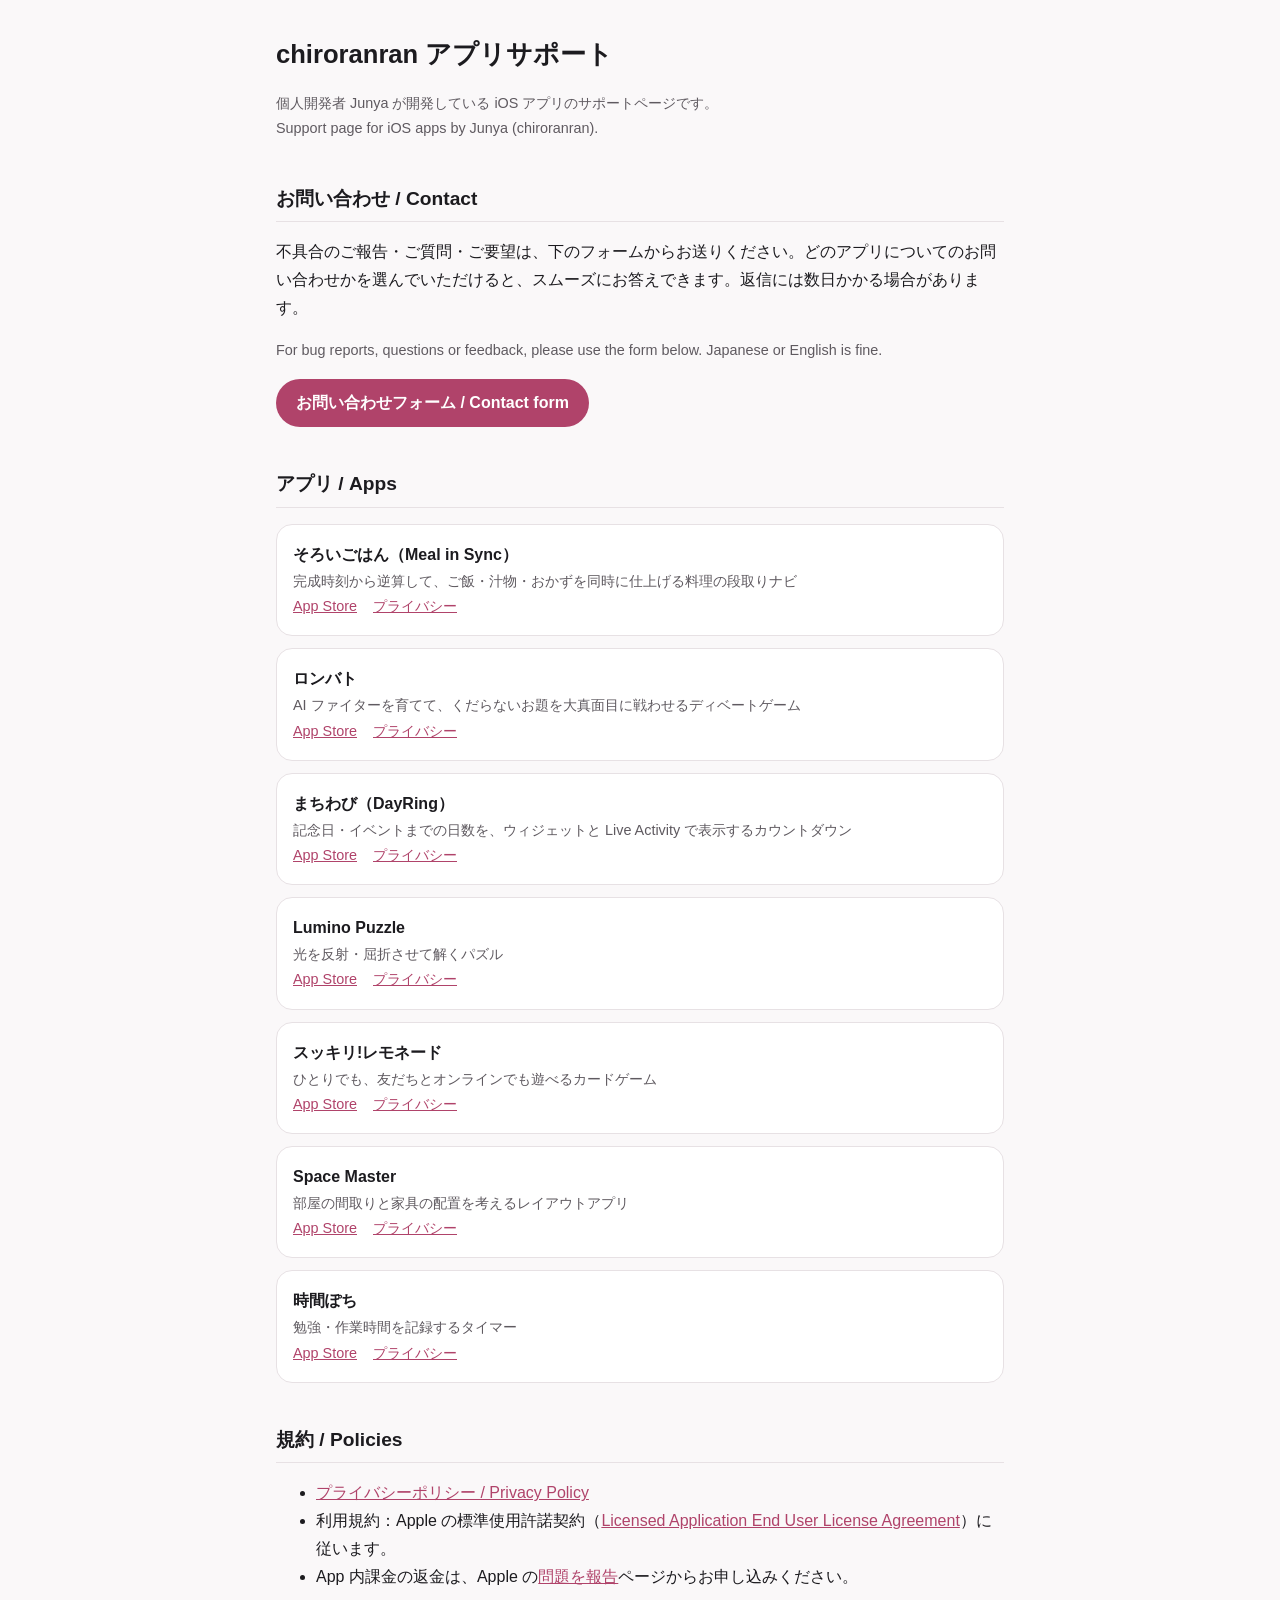
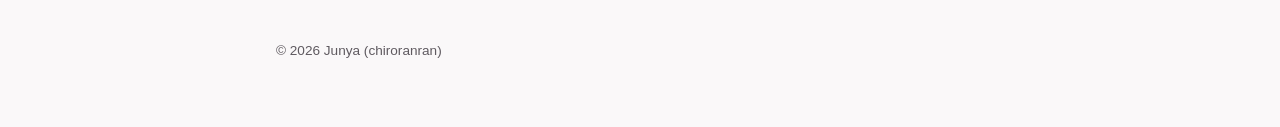
<file: index.html>
<!doctype html>
<html lang="ja">
<head>
<meta charset="utf-8">
<meta name="viewport" content="width=device-width, initial-scale=1">
<meta http-equiv="Content-Security-Policy" content="default-src 'none'; style-src 'self'; img-src 'self'; base-uri 'none'; form-action 'none'">
<meta name="referrer" content="no-referrer">
<title>chiroranran アプリサポート</title>
<meta name="description" content="chiroranran が開発する iOS アプリのサポート・お問い合わせ・プライバシーポリシー">
<link rel="stylesheet" href="/style.css">
</head>
<body>
<main>
  <header>
    <h1>chiroranran アプリサポート</h1>
    <p class="sub">個人開発者 Junya が開発している iOS アプリのサポートページです。<br>Support page for iOS apps by Junya (chiroranran).</p>
  </header>

  <h2>お問い合わせ / Contact</h2>
  <p>不具合のご報告・ご質問・ご要望は、下のフォームからお送りください。どのアプリについてのお問い合わせかを選んでいただけると、スムーズにお答えできます。返信には数日かかる場合があります。</p>
  <p class="sub">For bug reports, questions or feedback, please use the form below. Japanese or English is fine.</p>
  <p><a class="button" href="https://docs.google.com/forms/d/e/1FAIpQLSd-CJ8t8C4qO436xJB_So_ct13oH2zcX6qIfAPqjZJdZ3ylWA/viewform" rel="noopener noreferrer">お問い合わせフォーム / Contact form</a></p>

  <h2>アプリ / Apps</h2>
  <ul class="apps">
    <li>
      <div class="name">そろいごはん（Meal in Sync）</div>
      <div class="sub">完成時刻から逆算して、ご飯・汁物・おかずを同時に仕上げる料理の段取りナビ</div>
      <div class="links"><a href="https://apps.apple.com/jp/app/id6821292542" rel="noopener noreferrer">App Store</a><a href="/privacy/#sorogohan">プライバシー</a></div>
    </li>
    <li>
      <div class="name">ロンバト</div>
      <div class="sub">AI ファイターを育てて、くだらないお題を大真面目に戦わせるディベートゲーム</div>
      <div class="links"><a href="https://apps.apple.com/jp/app/id6821211607" rel="noopener noreferrer">App Store</a><a href="/privacy/#ronbato">プライバシー</a></div>
    </li>
    <li>
      <div class="name">まちわび（DayRing）</div>
      <div class="sub">記念日・イベントまでの日数を、ウィジェットと Live Activity で表示するカウントダウン</div>
      <div class="links"><a href="https://apps.apple.com/jp/app/id6820119626" rel="noopener noreferrer">App Store</a><a href="/privacy/#machiwabi">プライバシー</a></div>
    </li>
    <li>
      <div class="name">Lumino Puzzle</div>
      <div class="sub">光を反射・屈折させて解くパズル</div>
      <div class="links"><a href="https://apps.apple.com/jp/app/id6819023295" rel="noopener noreferrer">App Store</a><a href="/privacy/#lumino">プライバシー</a></div>
    </li>
    <li>
      <div class="name">スッキリ!レモネード</div>
      <div class="sub">ひとりでも、友だちとオンラインでも遊べるカードゲーム</div>
      <div class="links"><a href="https://apps.apple.com/jp/app/id6760121688" rel="noopener noreferrer">App Store</a><a href="/privacy/#lemonade">プライバシー</a></div>
    </li>
    <li>
      <div class="name">Space Master</div>
      <div class="sub">部屋の間取りと家具の配置を考えるレイアウトアプリ</div>
      <div class="links"><a href="https://apps.apple.com/jp/app/id6758099865" rel="noopener noreferrer">App Store</a><a href="/privacy/#spacemaster">プライバシー</a></div>
    </li>
    <li>
      <div class="name">時間ぽち</div>
      <div class="sub">勉強・作業時間を記録するタイマー</div>
      <div class="links"><a href="https://apps.apple.com/jp/app/id6755903645" rel="noopener noreferrer">App Store</a><a href="/privacy/#jikanpochi">プライバシー</a></div>
    </li>
  </ul>

  <h2>規約 / Policies</h2>
  <ul>
    <li><a href="/privacy/">プライバシーポリシー / Privacy Policy</a></li>
    <li>利用規約：Apple の標準使用許諾契約（<a href="https://www.apple.com/legal/internet-services/itunes/dev/stdeula/" rel="noopener noreferrer">Licensed Application End User License Agreement</a>）に従います。</li>
    <li>App 内課金の返金は、Apple の<a href="https://reportaproblem.apple.com/" rel="noopener noreferrer">問題を報告</a>ページからお申し込みください。</li>
  </ul>

  <footer>© 2026 Junya (chiroranran)</footer>
</main>
</body>
</html>
</file>
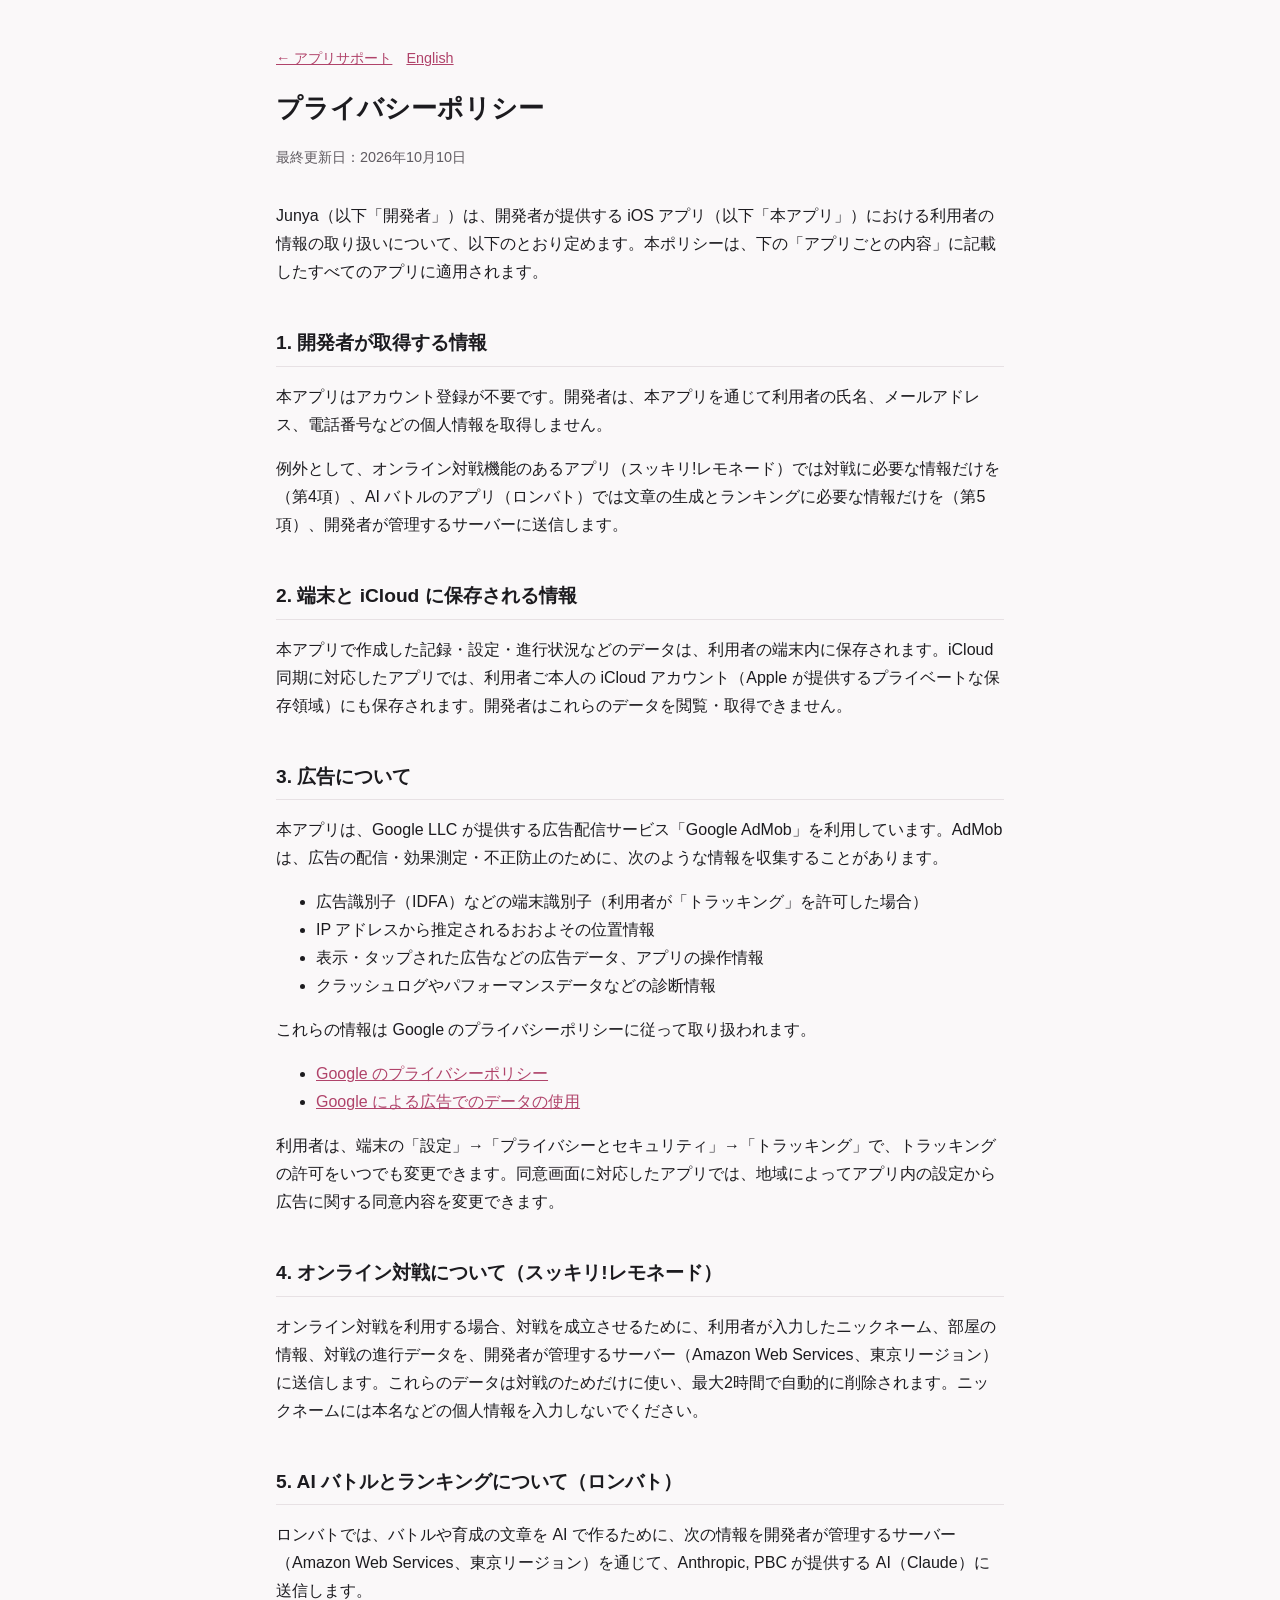
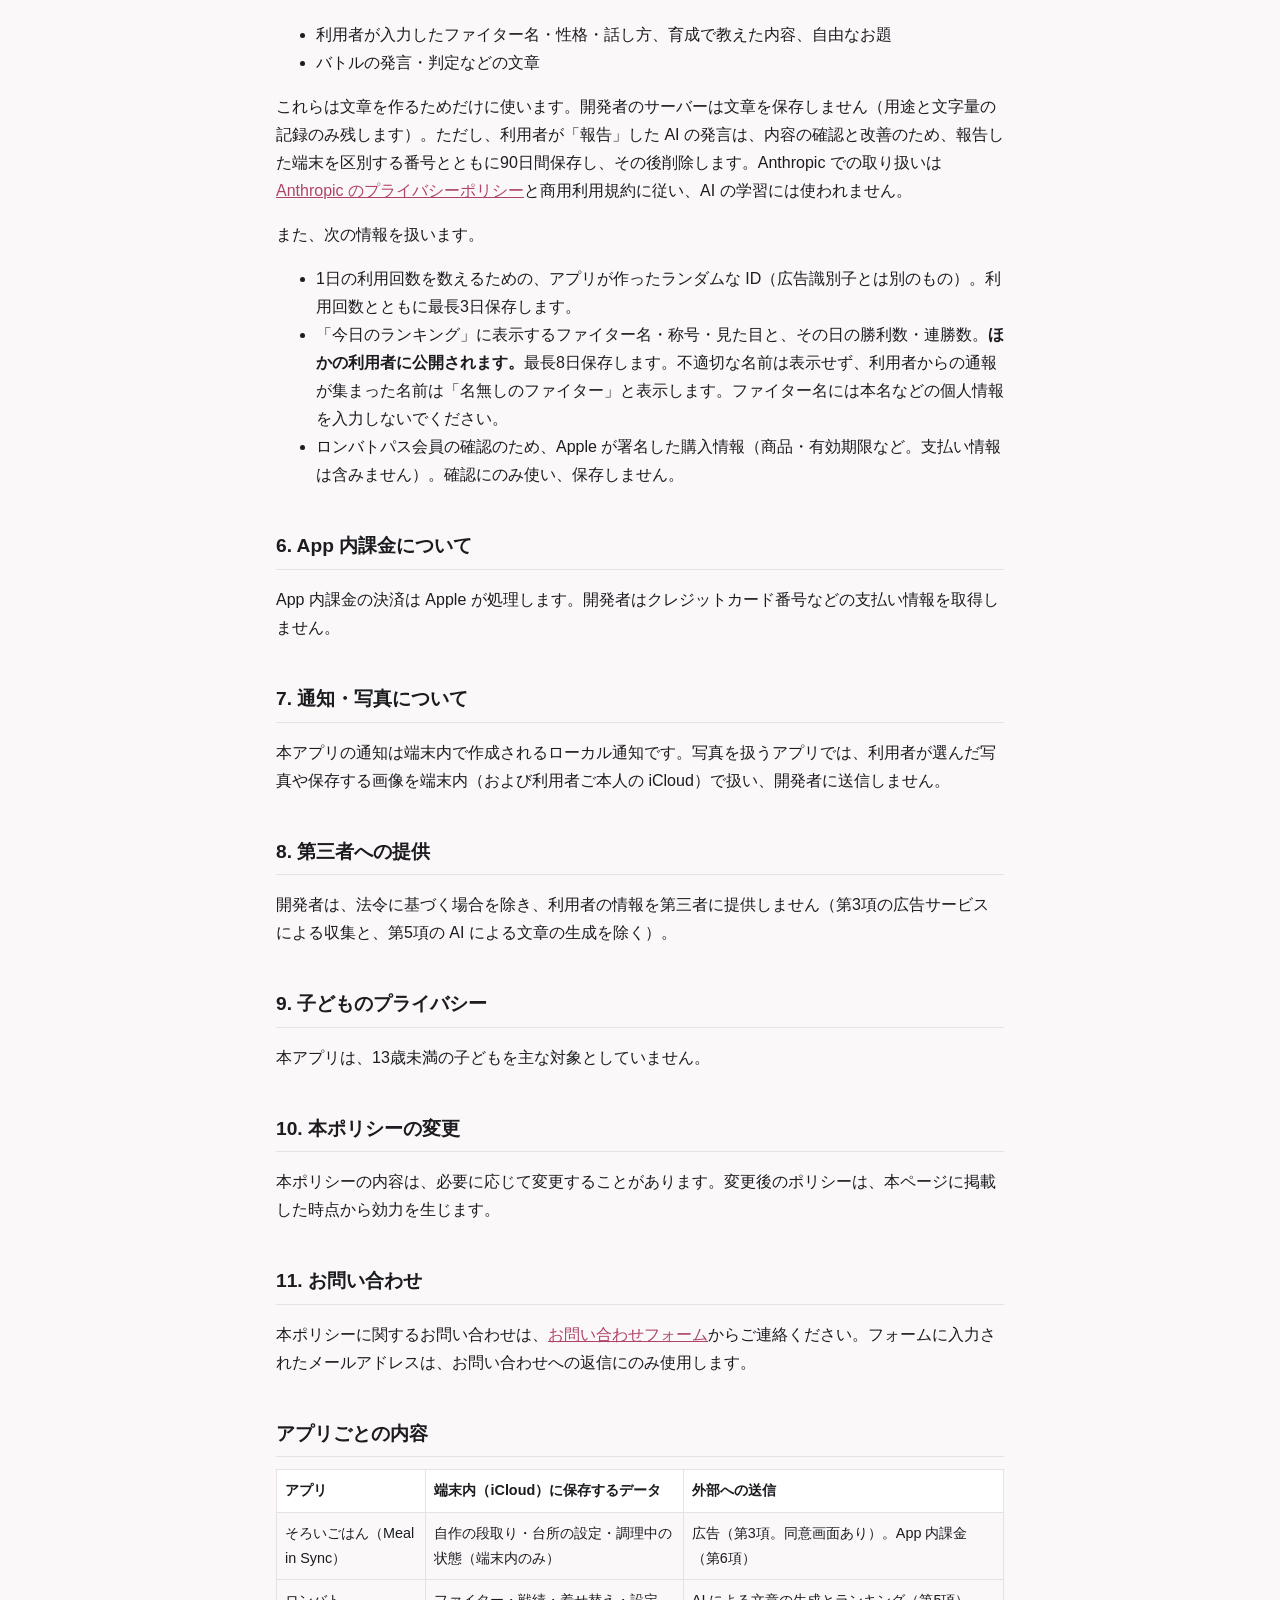
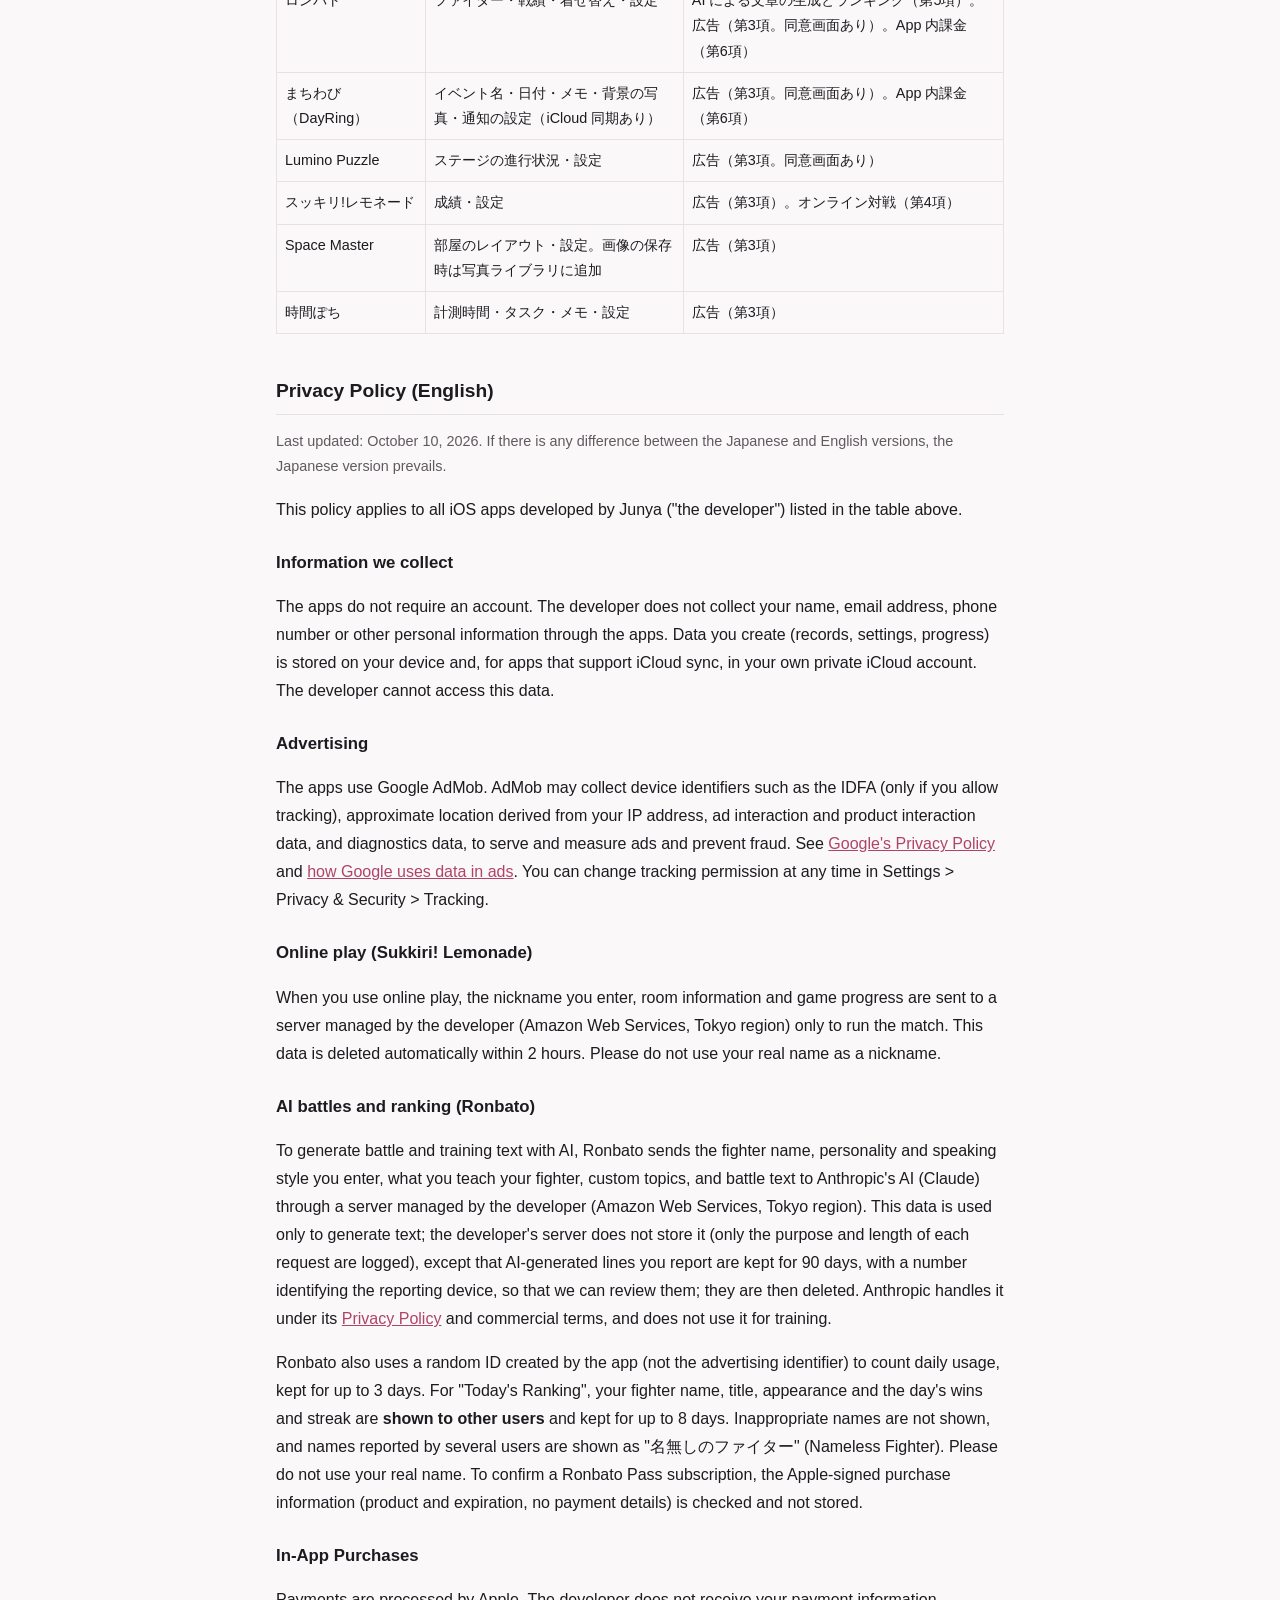
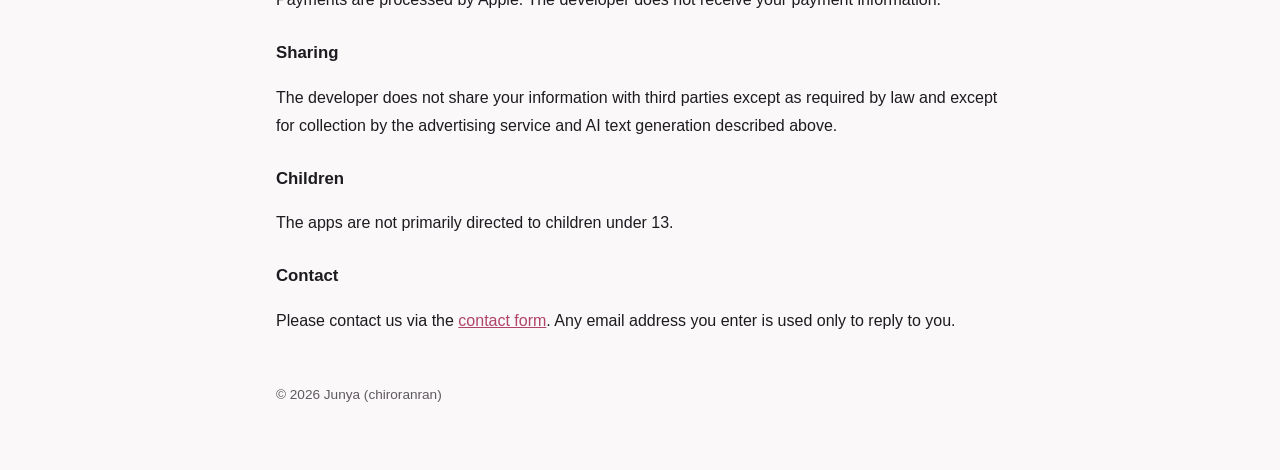
<file: privacy/index.html>
<!doctype html>
<html lang="ja">
<head>
<meta charset="utf-8">
<meta name="viewport" content="width=device-width, initial-scale=1">
<meta http-equiv="Content-Security-Policy" content="default-src 'none'; style-src 'self'; img-src 'self'; base-uri 'none'; form-action 'none'">
<meta name="referrer" content="no-referrer">
<title>プライバシーポリシー | chiroranran</title>
<link rel="stylesheet" href="/style.css">
</head>
<body>
<main>
  <header>
    <p class="sub"><a href="/">← アプリサポート</a>　<a href="#english">English</a></p>
    <h1>プライバシーポリシー</h1>
    <p class="sub">最終更新日：2026年10月10日</p>
  </header>

  <p>Junya（以下「開発者」）は、開発者が提供する iOS アプリ（以下「本アプリ」）における利用者の情報の取り扱いについて、以下のとおり定めます。本ポリシーは、下の「アプリごとの内容」に記載したすべてのアプリに適用されます。</p>

  <h2>1. 開発者が取得する情報</h2>
  <p>本アプリはアカウント登録が不要です。開発者は、本アプリを通じて利用者の氏名、メールアドレス、電話番号などの個人情報を取得しません。</p>
  <p>例外として、オンライン対戦機能のあるアプリ（スッキリ!レモネード）では対戦に必要な情報だけを（第4項）、AI バトルのアプリ（ロンバト）では文章の生成とランキングに必要な情報だけを（第5項）、開発者が管理するサーバーに送信します。</p>

  <h2>2. 端末と iCloud に保存される情報</h2>
  <p>本アプリで作成した記録・設定・進行状況などのデータは、利用者の端末内に保存されます。iCloud 同期に対応したアプリでは、利用者ご本人の iCloud アカウント（Apple が提供するプライベートな保存領域）にも保存されます。開発者はこれらのデータを閲覧・取得できません。</p>

  <h2>3. 広告について</h2>
  <p>本アプリは、Google LLC が提供する広告配信サービス「Google AdMob」を利用しています。AdMob は、広告の配信・効果測定・不正防止のために、次のような情報を収集することがあります。</p>
  <ul>
    <li>広告識別子（IDFA）などの端末識別子（利用者が「トラッキング」を許可した場合）</li>
    <li>IP アドレスから推定されるおおよその位置情報</li>
    <li>表示・タップされた広告などの広告データ、アプリの操作情報</li>
    <li>クラッシュログやパフォーマンスデータなどの診断情報</li>
  </ul>
  <p>これらの情報は Google のプライバシーポリシーに従って取り扱われます。</p>
  <ul>
    <li><a href="https://policies.google.com/privacy" rel="noopener noreferrer">Google のプライバシーポリシー</a></li>
    <li><a href="https://policies.google.com/technologies/ads" rel="noopener noreferrer">Google による広告でのデータの使用</a></li>
  </ul>
  <p>利用者は、端末の「設定」→「プライバシーとセキュリティ」→「トラッキング」で、トラッキングの許可をいつでも変更できます。同意画面に対応したアプリでは、地域によってアプリ内の設定から広告に関する同意内容を変更できます。</p>

  <h2>4. オンライン対戦について（スッキリ!レモネード）</h2>
  <p>オンライン対戦を利用する場合、対戦を成立させるために、利用者が入力したニックネーム、部屋の情報、対戦の進行データを、開発者が管理するサーバー（Amazon Web Services、東京リージョン）に送信します。これらのデータは対戦のためだけに使い、最大2時間で自動的に削除されます。ニックネームには本名などの個人情報を入力しないでください。</p>

  <h2>5. AI バトルとランキングについて（ロンバト）</h2>
  <p>ロンバトでは、バトルや育成の文章を AI で作るために、次の情報を開発者が管理するサーバー（Amazon Web Services、東京リージョン）を通じて、Anthropic, PBC が提供する AI（Claude）に送信します。</p>
  <ul>
    <li>利用者が入力したファイター名・性格・話し方、育成で教えた内容、自由なお題</li>
    <li>バトルの発言・判定などの文章</li>
  </ul>
  <p>これらは文章を作るためだけに使います。開発者のサーバーは文章を保存しません（用途と文字量の記録のみ残します）。ただし、利用者が「報告」した AI の発言は、内容の確認と改善のため、報告した端末を区別する番号とともに90日間保存し、その後削除します。Anthropic での取り扱いは <a href="https://www.anthropic.com/legal/privacy" rel="noopener noreferrer">Anthropic のプライバシーポリシー</a>と商用利用規約に従い、AI の学習には使われません。</p>
  <p>また、次の情報を扱います。</p>
  <ul>
    <li>1日の利用回数を数えるための、アプリが作ったランダムな ID（広告識別子とは別のもの）。利用回数とともに最長3日保存します。</li>
    <li>「今日のランキング」に表示するファイター名・称号・見た目と、その日の勝利数・連勝数。<strong>ほかの利用者に公開されます。</strong>最長8日保存します。不適切な名前は表示せず、利用者からの通報が集まった名前は「名無しのファイター」と表示します。ファイター名には本名などの個人情報を入力しないでください。</li>
    <li>ロンバトパス会員の確認のため、Apple が署名した購入情報（商品・有効期限など。支払い情報は含みません）。確認にのみ使い、保存しません。</li>
  </ul>
  <h2>6. App 内課金について</h2>
  <p>App 内課金の決済は Apple が処理します。開発者はクレジットカード番号などの支払い情報を取得しません。</p>

  <h2>7. 通知・写真について</h2>
  <p>本アプリの通知は端末内で作成されるローカル通知です。写真を扱うアプリでは、利用者が選んだ写真や保存する画像を端末内（および利用者ご本人の iCloud）で扱い、開発者に送信しません。</p>

  <h2>8. 第三者への提供</h2>
  <p>開発者は、法令に基づく場合を除き、利用者の情報を第三者に提供しません（第3項の広告サービスによる収集と、第5項の AI による文章の生成を除く）。</p>

  <h2>9. 子どものプライバシー</h2>
  <p>本アプリは、13歳未満の子どもを主な対象としていません。</p>

  <h2>10. 本ポリシーの変更</h2>
  <p>本ポリシーの内容は、必要に応じて変更することがあります。変更後のポリシーは、本ページに掲載した時点から効力を生じます。</p>

  <h2>11. お問い合わせ</h2>
  <p>本ポリシーに関するお問い合わせは、<a href="https://docs.google.com/forms/d/e/1FAIpQLSd-CJ8t8C4qO436xJB_So_ct13oH2zcX6qIfAPqjZJdZ3ylWA/viewform" rel="noopener noreferrer">お問い合わせフォーム</a>からご連絡ください。フォームに入力されたメールアドレスは、お問い合わせへの返信にのみ使用します。</p>

  <h2>アプリごとの内容</h2>
  <div class="table-wrap">
  <table>
    <tr><th>アプリ</th><th>端末内（iCloud）に保存するデータ</th><th>外部への送信</th></tr>
    <tr id="sorogohan"><td>そろいごはん（Meal in Sync）</td><td>自作の段取り・台所の設定・調理中の状態（端末内のみ）</td><td>広告（第3項。同意画面あり）。App 内課金（第6項）</td></tr>
    <tr id="ronbato"><td>ロンバト</td><td>ファイター・戦績・着せ替え・設定</td><td>AI による文章の生成とランキング（第5項）。広告（第3項。同意画面あり）。App 内課金（第6項）</td></tr>
    <tr id="machiwabi"><td>まちわび（DayRing）</td><td>イベント名・日付・メモ・背景の写真・通知の設定（iCloud 同期あり）</td><td>広告（第3項。同意画面あり）。App 内課金（第6項）</td></tr>
    <tr id="lumino"><td>Lumino Puzzle</td><td>ステージの進行状況・設定</td><td>広告（第3項。同意画面あり）</td></tr>
    <tr id="lemonade"><td>スッキリ!レモネード</td><td>成績・設定</td><td>広告（第3項）。オンライン対戦（第4項）</td></tr>
    <tr id="spacemaster"><td>Space Master</td><td>部屋のレイアウト・設定。画像の保存時は写真ライブラリに追加</td><td>広告（第3項）</td></tr>
    <tr id="jikanpochi"><td>時間ぽち</td><td>計測時間・タスク・メモ・設定</td><td>広告（第3項）</td></tr>
  </table>
  </div>

  <h2 id="english">Privacy Policy (English)</h2>
  <p class="sub">Last updated: October 10, 2026. If there is any difference between the Japanese and English versions, the Japanese version prevails.</p>
  <p>This policy applies to all iOS apps developed by Junya ("the developer") listed in the table above.</p>
  <h3>Information we collect</h3>
  <p>The apps do not require an account. The developer does not collect your name, email address, phone number or other personal information through the apps. Data you create (records, settings, progress) is stored on your device and, for apps that support iCloud sync, in your own private iCloud account. The developer cannot access this data.</p>
  <h3>Advertising</h3>
  <p>The apps use Google AdMob. AdMob may collect device identifiers such as the IDFA (only if you allow tracking), approximate location derived from your IP address, ad interaction and product interaction data, and diagnostics data, to serve and measure ads and prevent fraud. See <a href="https://policies.google.com/privacy" rel="noopener noreferrer">Google's Privacy Policy</a> and <a href="https://policies.google.com/technologies/ads" rel="noopener noreferrer">how Google uses data in ads</a>. You can change tracking permission at any time in Settings &gt; Privacy &amp; Security &gt; Tracking.</p>
  <h3>Online play (Sukkiri! Lemonade)</h3>
  <p>When you use online play, the nickname you enter, room information and game progress are sent to a server managed by the developer (Amazon Web Services, Tokyo region) only to run the match. This data is deleted automatically within 2 hours. Please do not use your real name as a nickname.</p>
  <h3>AI battles and ranking (Ronbato)</h3>
  <p>To generate battle and training text with AI, Ronbato sends the fighter name, personality and speaking style you enter, what you teach your fighter, custom topics, and battle text to Anthropic's AI (Claude) through a server managed by the developer (Amazon Web Services, Tokyo region). This data is used only to generate text; the developer's server does not store it (only the purpose and length of each request are logged), except that AI-generated lines you report are kept for 90 days, with a number identifying the reporting device, so that we can review them; they are then deleted. Anthropic handles it under its <a href="https://www.anthropic.com/legal/privacy" rel="noopener noreferrer">Privacy Policy</a> and commercial terms, and does not use it for training.</p>
  <p>Ronbato also uses a random ID created by the app (not the advertising identifier) to count daily usage, kept for up to 3 days. For "Today's Ranking", your fighter name, title, appearance and the day's wins and streak are <strong>shown to other users</strong> and kept for up to 8 days. Inappropriate names are not shown, and names reported by several users are shown as "名無しのファイター" (Nameless Fighter). Please do not use your real name. To confirm a Ronbato Pass subscription, the Apple-signed purchase information (product and expiration, no payment details) is checked and not stored.</p>
  <h3>In-App Purchases</h3>
  <p>Payments are processed by Apple. The developer does not receive your payment information.</p>
  <h3>Sharing</h3>
  <p>The developer does not share your information with third parties except as required by law and except for collection by the advertising service and AI text generation described above.</p>
  <h3>Children</h3>
  <p>The apps are not primarily directed to children under 13.</p>
  <h3>Contact</h3>
  <p>Please contact us via the <a href="https://docs.google.com/forms/d/e/1FAIpQLSd-CJ8t8C4qO436xJB_So_ct13oH2zcX6qIfAPqjZJdZ3ylWA/viewform" rel="noopener noreferrer">contact form</a>. Any email address you enter is used only to reply to you.</p>

  <footer>© 2026 Junya (chiroranran)</footer>
</main>
</body>
</html>
</file>
<file: style.css>
:root {
  --bg: #faf8f9;
  --card: #ffffff;
  --text: #1c1b1f;
  --sub: #5f5a60;
  --line: #e7e1e4;
  --brand: #b0436a;
}
@media (prefers-color-scheme: dark) {
  :root {
    --bg: #141215;
    --card: #1e1b1f;
    --text: #f2eef1;
    --sub: #b3abb1;
    --line: #342f34;
    --brand: #eb8fae;
  }
}
* { box-sizing: border-box; }
body {
  margin: 0;
  background: var(--bg);
  color: var(--text);
  font-family: -apple-system, BlinkMacSystemFont, "Hiragino Sans", "Noto Sans JP", sans-serif;
  line-height: 1.75;
}
main { max-width: 760px; margin: 0 auto; padding: 32px 16px 64px; }
header { margin-bottom: 32px; }
h1 { font-size: 1.6rem; margin: 0 0 4px; }
h2 { font-size: 1.2rem; margin: 40px 0 12px; padding-bottom: 6px; border-bottom: 1px solid var(--line); }
h3 { font-size: 1.05rem; margin: 24px 0 8px; }
p, li { color: var(--text); }
.sub { color: var(--sub); font-size: 0.9rem; }
a { color: var(--brand); }
.button {
  display: inline-block;
  background: var(--brand);
  color: #fff;
  padding: 10px 20px;
  border-radius: 999px;
  text-decoration: none;
  font-weight: 600;
}
.apps { list-style: none; padding: 0; display: grid; gap: 12px; }
.apps li {
  background: var(--card);
  border: 1px solid var(--line);
  border-radius: 16px;
  padding: 16px;
}
.apps .name { font-weight: 700; }
.apps .links { font-size: 0.9rem; }
.apps .links a { margin-right: 16px; }
.table-wrap { overflow-x: auto; }
table { border-collapse: collapse; width: 100%; font-size: 0.9rem; }
th, td { border: 1px solid var(--line); padding: 8px; text-align: left; vertical-align: top; }
th { background: var(--card); }
footer { margin-top: 48px; color: var(--sub); font-size: 0.85rem; }
</file>
